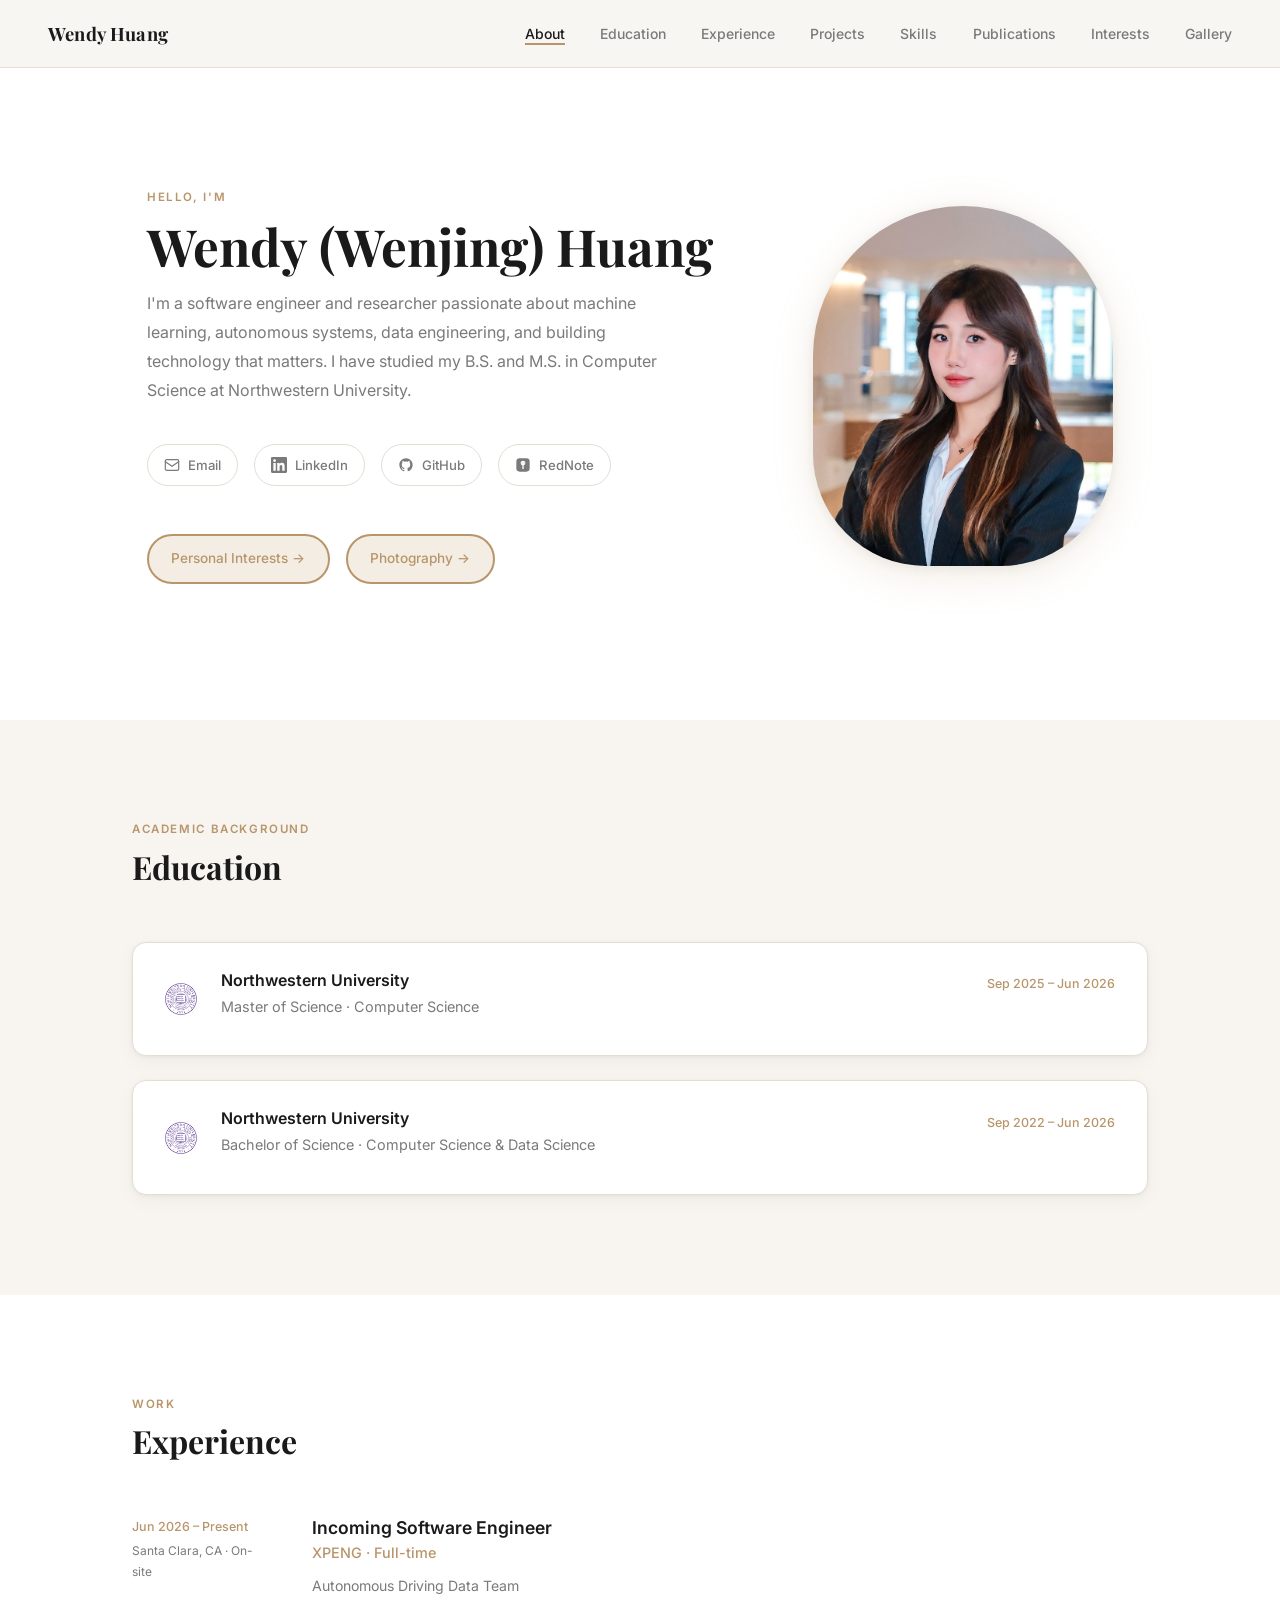
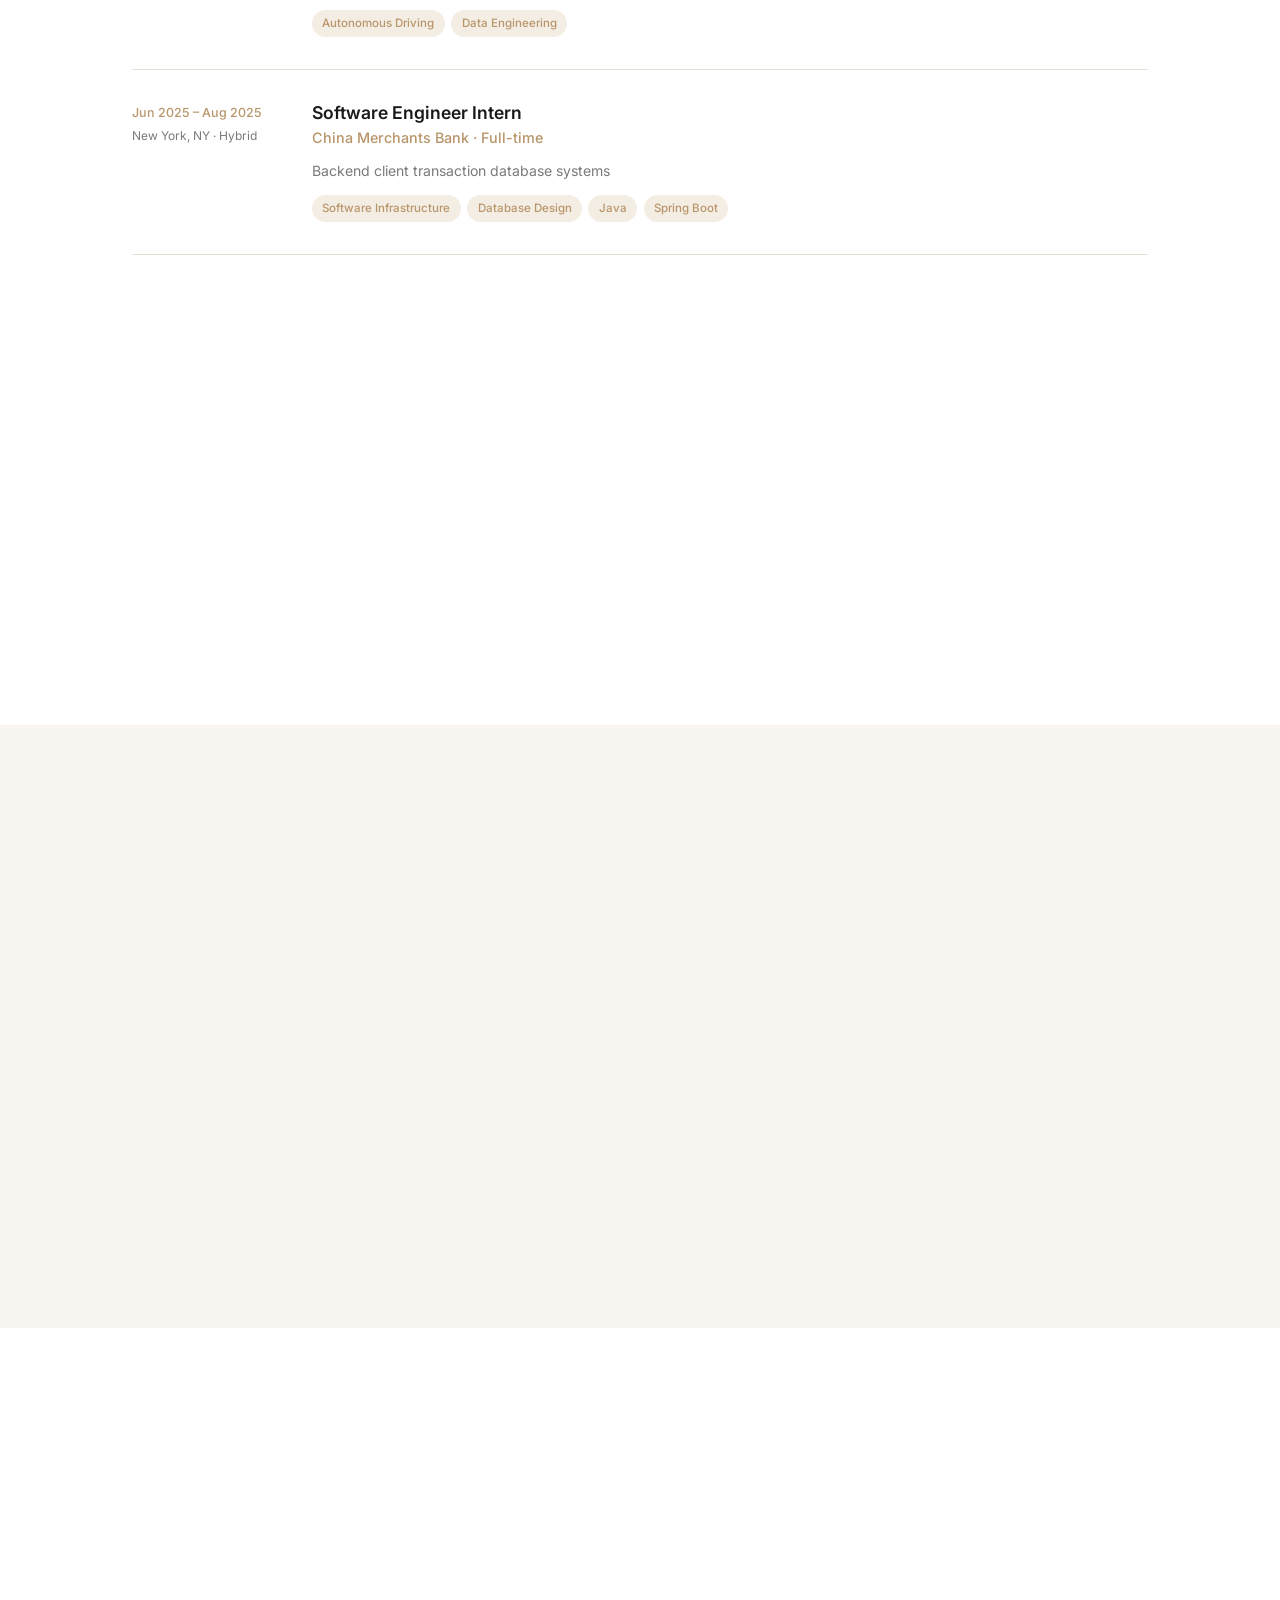
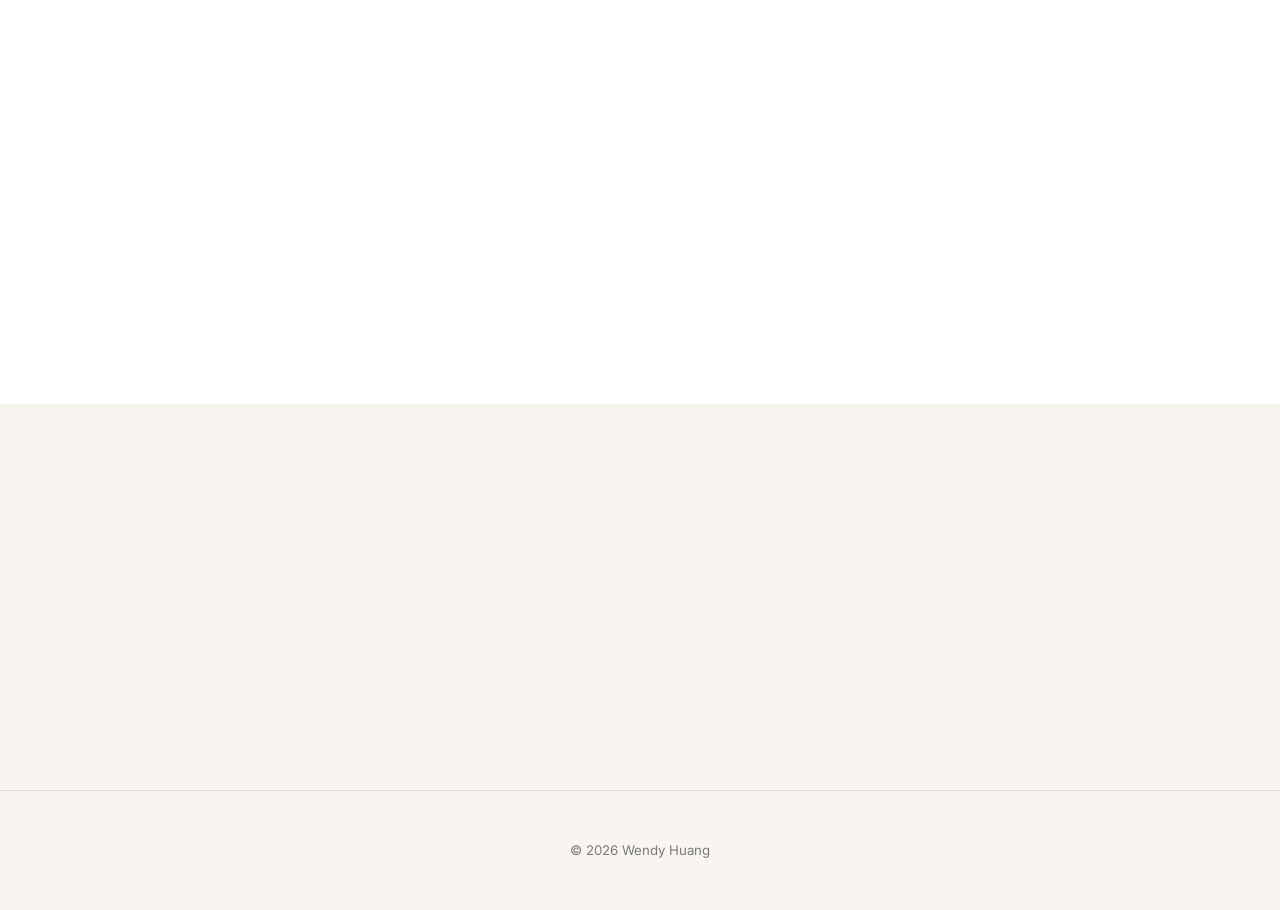
<file: index.html>
<!DOCTYPE html>
<html lang="en">
<head>
  <meta charset="UTF-8" />
  <meta name="viewport" content="width=device-width, initial-scale=1.0" />
  <title>Wendy Huang</title>
  <meta name="description" content="Wendy (Wenjing) Huang — Software Engineer &amp; Computer Science researcher at Northwestern University." />
  <link rel="preconnect" href="https://fonts.googleapis.com" />
  <link rel="preconnect" href="https://fonts.gstatic.com" crossorigin />
  <link href="https://fonts.googleapis.com/css2?family=Inter:wght@400;500;600&family=Playfair+Display:wght@700&display=swap" rel="stylesheet" />
  <link rel="stylesheet" href="css/style.css" />
</head>
<body>

<!-- ===== NAV ===== -->
<nav>
  <div class="nav-inner">
    <a href="#about" class="nav-logo">Wendy Huang</a>
    <ul class="nav-links">
      <li><a href="#about">About</a></li>
      <li><a href="#education">Education</a></li>
      <li><a href="#experience">Experience</a></li>
      <li><a href="#projects">Projects</a></li>
      <li><a href="#skills">Skills</a></li>
      <li><a href="#publications">Publications</a></li>
      <li><a href="interests.html">Interests</a></li>
      <li><a href="gallery.html">Gallery</a></li>
    </ul>
    <button class="hamburger" aria-label="Menu">
      <span></span><span></span><span></span>
    </button>
  </div>
</nav>

<!-- ===== ABOUT / HERO ===== -->
<section id="about">
  <div class="container">
    <div class="hero-grid">
      <div class="hero-left">
        <p class="section-label">Hello, I'm</p>
        <h1>Wendy (Wenjing) Huang</h1>
        <p class="hero-bio">
          I'm a software engineer and researcher passionate about machine learning,
          autonomous systems, data engineering, and building technology that matters.
          I have studied my B.S. and M.S. in Computer Science at Northwestern University.
        </p>

        <div class="contacts">
          <!-- Email -->
          <a href="mailto:wenjinghuang0912@gmail.com" class="contact-link">
            <svg viewBox="0 0 24 24" fill="none" stroke="currentColor" stroke-width="1.8" stroke-linecap="round" stroke-linejoin="round" aria-hidden="true">
              <rect x="2" y="4" width="20" height="16" rx="2"/>
              <path d="M2 7l10 7 10-7"/>
            </svg>
            Email
          </a>

          <!-- LinkedIn -->
          <a href="https://www.linkedin.com/in/wendyhuang26/" target="_blank" rel="noopener" class="contact-link">
            <svg viewBox="0 0 24 24" fill="currentColor" aria-hidden="true">
              <path d="M20.447 20.452h-3.554v-5.569c0-1.328-.027-3.037-1.852-3.037-1.853 0-2.136 1.445-2.136 2.939v5.667H9.351V9h3.414v1.561h.046c.477-.9 1.637-1.85 3.37-1.85 3.601 0 4.267 2.37 4.267 5.455v6.286zM5.337 7.433a2.062 2.062 0 01-2.063-2.065 2.064 2.064 0 112.063 2.065zm1.782 13.019H3.555V9h3.564v11.452zM22.225 0H1.771C.792 0 0 .774 0 1.729v20.542C0 23.227.792 24 1.771 24h20.451C23.2 24 24 23.227 24 22.271V1.729C24 .774 23.2 0 22.222 0h.003z"/>
            </svg>
            LinkedIn
          </a>

          <!-- GitHub -->
          <a href="https://github.com/wendyh26" target="_blank" rel="noopener" class="contact-link">
            <svg viewBox="0 0 24 24" fill="currentColor" aria-hidden="true">
              <path d="M12 2C6.477 2 2 6.477 2 12c0 4.418 2.865 8.166 6.839 9.489.5.092.682-.217.682-.482 0-.237-.009-.868-.014-1.703-2.782.604-3.369-1.341-3.369-1.341-.454-1.155-1.11-1.463-1.11-1.463-.908-.62.069-.608.069-.608 1.003.07 1.532 1.03 1.532 1.03.892 1.529 2.341 1.087 2.91.832.092-.647.35-1.088.636-1.338-2.22-.253-4.555-1.11-4.555-4.943 0-1.091.39-1.984 1.029-2.683-.103-.253-.446-1.27.098-2.647 0 0 .84-.269 2.75 1.025A9.564 9.564 0 0112 6.844c.85.004 1.705.115 2.504.337 1.909-1.294 2.747-1.025 2.747-1.025.546 1.377.203 2.394.1 2.647.64.699 1.028 1.592 1.028 2.683 0 3.842-2.339 4.687-4.566 4.935.359.309.678.919.678 1.852 0 1.336-.012 2.415-.012 2.743 0 .267.18.578.688.48C19.138 20.163 22 16.418 22 12c0-5.523-4.477-10-10-10z"/>
            </svg>
            GitHub
          </a>

          <!-- Xiaohongshu / RED -->
          <a href="https://www.xiaohongshu.com/user/profile/5a9499024eacab157c4f29c9" target="_blank" rel="noopener" class="contact-link">
            <svg viewBox="0 0 24 24" fill="currentColor" aria-hidden="true" xmlns="http://www.w3.org/2000/svg">
              <rect x="2" y="2" width="20" height="20" rx="5"/>
              <path d="M12 5.5C10.2 5.5 8.5 6.8 8.5 9c0 1.8 1.1 3 2.5 3.5V18h2v-5.5c1.4-.5 2.5-1.7 2.5-3.5 0-2.2-1.7-3.5-3.5-3.5z" fill="white"/>
              <circle cx="10.5" cy="9" r="1" fill="currentColor" opacity="0.3"/>
              <circle cx="13.5" cy="9" r="1" fill="currentColor" opacity="0.3"/>
            </svg>
            RedNote
          </a>
        </div>

        <div class="page-nav">
          <a href="interests.html" class="page-btn secondary">Personal Interests →</a>
          <a href="gallery.html" class="page-btn secondary">Photography →</a>
        </div>
      </div>

      <div class="hero-right">
        <div class="photo-wrap">
          <img src="images/profile.jpg" alt="Wendy Huang" />
        </div>
      </div>
    </div>
  </div>
</section>

<!-- ===== EDUCATION ===== -->
<section id="education">
  <div class="container">
    <div class="section-header fade-up">
      <p class="section-label">Academic Background</p>
      <h2>Education</h2>
    </div>
    <div class="edu-grid">
      <div class="edu-card fade-up">
        <div>
          <h3>Northwestern University</h3>
          <p class="edu-degree">Master of Science · Computer Science</p>
        </div>
        <span class="edu-date">Sep 2025 – Jun 2026</span>
      </div>
      <div class="edu-card fade-up">
        <div>
          <h3>Northwestern University</h3>
          <p class="edu-degree">Bachelor of Science · Computer Science &amp; Data Science</p>
        </div>
        <span class="edu-date">Sep 2022 – Jun 2026</span>
      </div>
    </div>
  </div>
</section>

<!-- ===== EXPERIENCE ===== -->
<section id="experience">
  <div class="container">
    <div class="section-header fade-up">
      <p class="section-label">Work</p>
      <h2>Experience</h2>
    </div>
    <div class="exp-list">

      <div class="exp-item fade-up">
        <div class="exp-meta">
          <div class="exp-date">Jun 2026 – Present</div>
          <div class="exp-location">Santa Clara, CA · On-site</div>
        </div>
        <div class="exp-content">
          <h3>Incoming Software Engineer</h3>
          <div class="exp-company">XPENG · Full-time</div>
          <p class="exp-desc">Autonomous Driving Data Team</p>
          <div class="exp-tags">
            <span class="tag">Autonomous Driving</span>
            <span class="tag">Data Engineering</span>
          </div>
        </div>
      </div>

      <div class="exp-item fade-up">
        <div class="exp-meta">
          <div class="exp-date">Jun 2025 – Aug 2025</div>
          <div class="exp-location">New York, NY · Hybrid</div>
        </div>
        <div class="exp-content">
          <h3>Software Engineer Intern</h3>
          <div class="exp-company">China Merchants Bank · Full-time</div>
          <p class="exp-desc">Backend client transaction database systems</p>
          <div class="exp-tags">
            <span class="tag">Software Infrastructure</span>
            <span class="tag">Database Design</span>
            <span class="tag">Java</span>
            <span class="tag">Spring Boot</span>
          </div>
        </div>
      </div>

      <div class="exp-item fade-up">
        <div class="exp-meta">
          <div class="exp-date">Jan 2025 – Dec 2025</div>
          <div class="exp-location">Evanston, IL · Hybrid</div>
        </div>
        <div class="exp-content">
          <h3>Machine Learning Engineer</h3>
          <div class="exp-company">Northwestern Institute on Complex Systems (NICO) · Part-time</div>
          <p class="exp-desc">Mentored by Prof. Brian Uzzi and Dr. Sophie Huilian Qiu</p>
          <div class="exp-tags">
            <span class="tag">Reinforcement Learning</span>
            <span class="tag">Network Analysis</span>
          </div>
        </div>
      </div>

      <div class="exp-item fade-up">
        <div class="exp-meta">
          <div class="exp-date">Jul 2024 – Sep 2024</div>
          <div class="exp-location">Beijing, China · On-site</div>
        </div>
        <div class="exp-content">
          <h3>Software Engineer Intern</h3>
          <div class="exp-company">Zhi-tech Group · Full-time</div>
          <p class="exp-desc">AIGC &amp; AGI team</p>
          <div class="exp-tags">
            <span class="tag">Python</span>
            <span class="tag">MongoDB</span>
            <span class="tag">Vue.js</span>
          </div>
        </div>
      </div>

    </div>
  </div>
</section>

<!-- ===== PROJECTS ===== -->
<section id="projects">
  <div class="container">
    <div class="section-header fade-up">
      <p class="section-label">Work</p>
      <h2>Projects</h2>
    </div>
    <div class="projects-grid">

      <div class="project-card fade-up">
        <div class="project-number">01</div>
        <h3>Project Title</h3>
        <p>Short description of the project — what problem it solves, what technologies it uses, and what you built.</p>
        <div class="project-links">
          <a href="#" class="btn-outline">GitHub →</a>
          <a href="#" class="btn-outline">Demo →</a>
        </div>
      </div>

      <div class="project-card fade-up">
        <div class="project-number">02</div>
        <h3>Project Title</h3>
        <p>Short description of the project — what problem it solves, what technologies it uses, and what you built.</p>
        <div class="project-links">
          <a href="#" class="btn-outline">GitHub →</a>
        </div>
      </div>

      <div class="project-card fade-up">
        <div class="project-number">03</div>
        <h3>Project Title</h3>
        <p>Short description of the project — what problem it solves, what technologies it uses, and what you built.</p>
        <div class="project-links">
          <a href="#" class="btn-outline">GitHub →</a>
        </div>
      </div>

    </div>
  </div>
</section>

<!-- ===== SKILLS ===== -->
<section id="skills">
  <div class="container">
    <div class="section-header fade-up">
      <p class="section-label">Technical</p>
      <h2>Skills</h2>
    </div>
    <div class="skills-grid">

      <div class="skill-row fade-up">
        <div class="skill-category">Languages</div>
        <div class="skill-pills">
          <span class="skill-pill">Java</span>
          <span class="skill-pill">Python</span>
          <span class="skill-pill">C/C++</span>
          <span class="skill-pill">JavaScript</span>
          <span class="skill-pill">TypeScript</span>
          <span class="skill-pill">Go</span>
          <span class="skill-pill">SQL</span>
          <span class="skill-pill">Bash</span>
          <span class="skill-pill">R</span>
          <span class="skill-pill">MATLAB</span>
          <span class="skill-pill">HTML/CSS</span>
        </div>
      </div>

      <div class="skill-row fade-up">
        <div class="skill-category">Frameworks</div>
        <div class="skill-pills">
          <span class="skill-pill">Spring Boot</span>
          <span class="skill-pill">Django</span>
          <span class="skill-pill">Flask</span>
          <span class="skill-pill">Node.js</span>
          <span class="skill-pill">Express</span>
          <span class="skill-pill">React</span>
          <span class="skill-pill">React Native</span>
          <span class="skill-pill">Vue</span>
          <span class="skill-pill">PyTorch</span>
          <span class="skill-pill">RESTful APIs</span>
        </div>
      </div>

      <div class="skill-row fade-up">
        <div class="skill-category">Databases &amp; Messaging</div>
        <div class="skill-pills">
          <span class="skill-pill">PostgreSQL</span>
          <span class="skill-pill">MySQL</span>
          <span class="skill-pill">MongoDB</span>
          <span class="skill-pill">Redis</span>
          <span class="skill-pill">Elasticsearch</span>
          <span class="skill-pill">Kafka</span>
          <span class="skill-pill">RabbitMQ</span>
          <span class="skill-pill">GraphQL</span>
        </div>
      </div>

      <div class="skill-row fade-up">
        <div class="skill-category">Infrastructure</div>
        <div class="skill-pills">
          <span class="skill-pill">AWS</span>
          <span class="skill-pill">Docker</span>
          <span class="skill-pill">Kubernetes</span>
          <span class="skill-pill">Nginx</span>
          <span class="skill-pill">CI/CD</span>
          <span class="skill-pill">OAuth2</span>
          <span class="skill-pill">Git</span>
          <span class="skill-pill">Linux</span>
        </div>
      </div>

    </div>
  </div>
</section>

<!-- ===== PUBLICATIONS ===== -->
<section id="publications">
  <div class="container">
    <div class="section-header fade-up">
      <p class="section-label">Research</p>
      <h2>Publications</h2>
    </div>
    <div class="pub-list">

      <div class="pub-item fade-up">
        <div class="pub-year">2025</div>
        <div>
          <div class="pub-title">What Makes Writing Work? Linguistic Features of Accepted vs. Rejected ICLR Submissions</div>
          <div class="pub-authors">Zhenghao Vermous Kang, Huilian Sophie Qiu, <strong>Wenjing Huang</strong></div>
          <div class="pub-venue">ICSC 2025 Oral</div>
    </div>
  </div>
</section>

<!-- ===== FOOTER ===== -->
<footer>
  <div class="container">
    <p>© 2026 Wendy Huang</p>
  </div>
</footer>

<script src="js/main.js"></script>
</body>
</html>
</file>
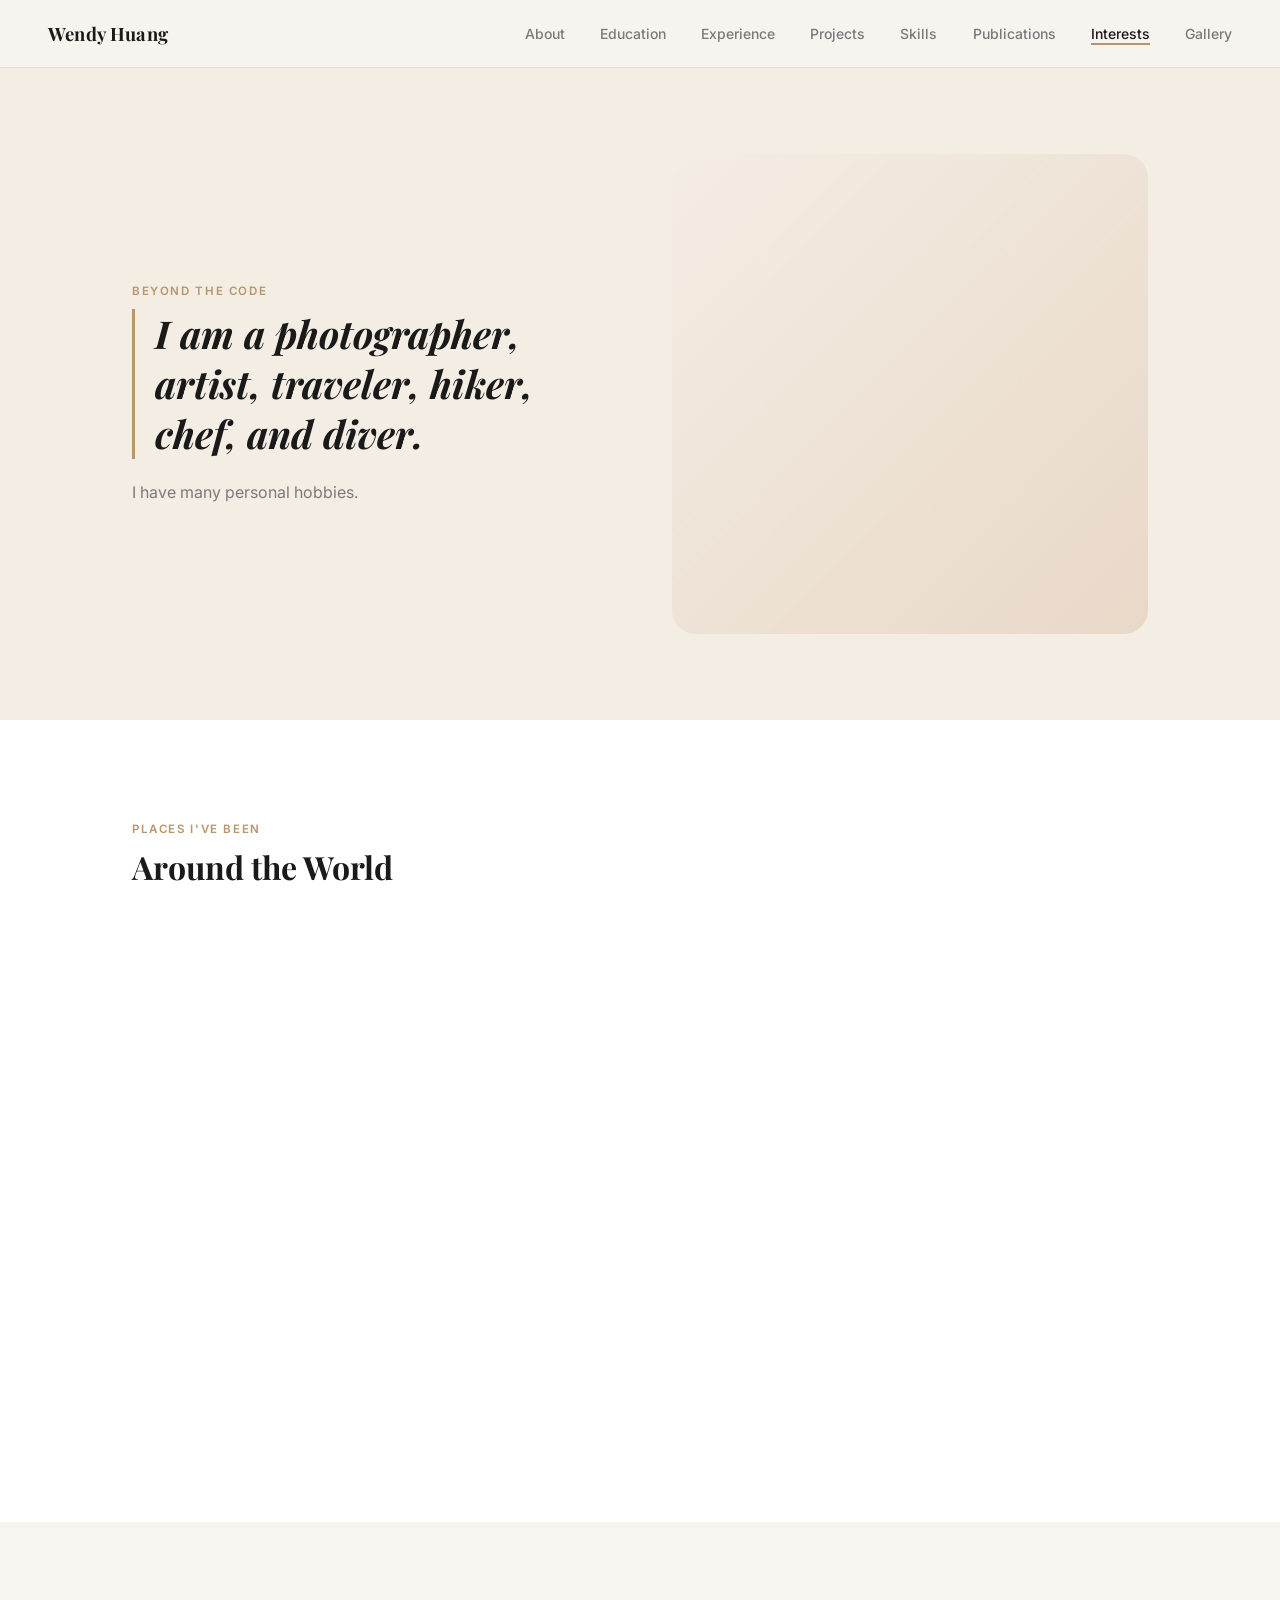
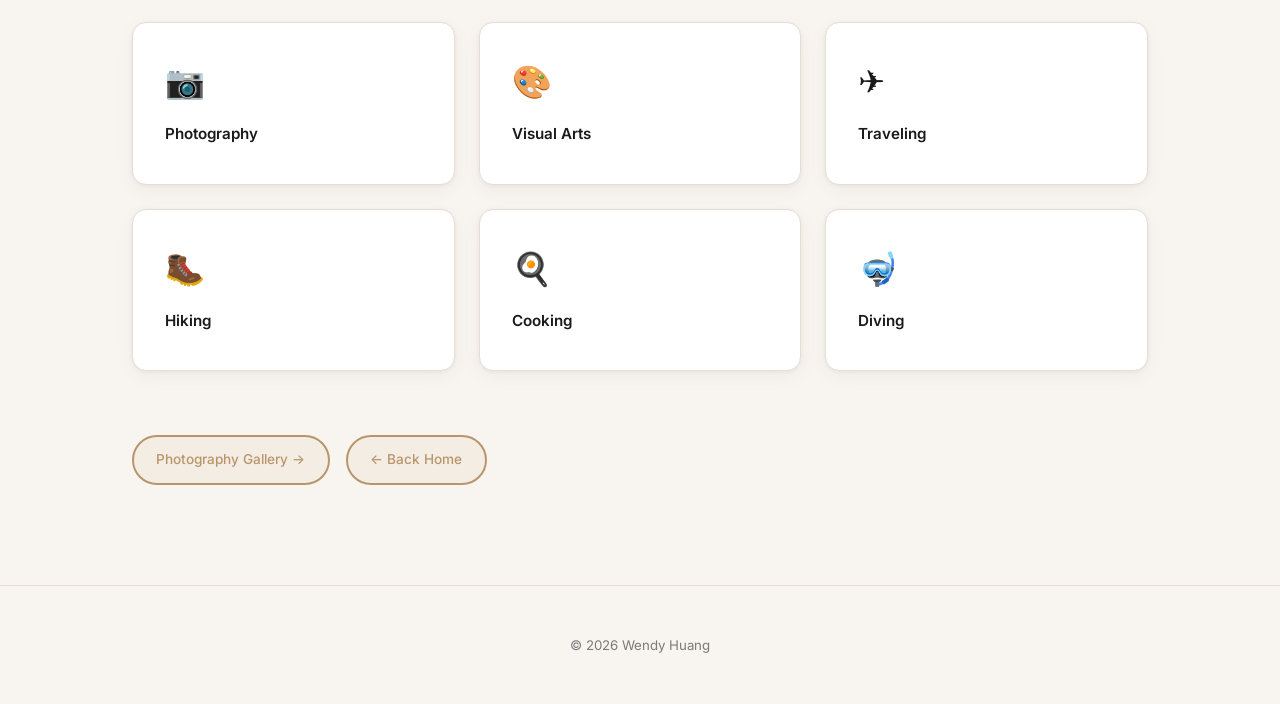
<file: interests.html>
<!DOCTYPE html>
<html lang="en">
<head>
  <meta charset="UTF-8" />
  <meta name="viewport" content="width=device-width, initial-scale=1.0" />
  <title>Interests — Wendy Huang</title>
  <link rel="preconnect" href="https://fonts.googleapis.com" />
  <link rel="preconnect" href="https://fonts.gstatic.com" crossorigin />
  <link href="https://fonts.googleapis.com/css2?family=Inter:wght@400;500;600&family=Playfair+Display:wght@700&display=swap" rel="stylesheet" />
  <link rel="stylesheet" href="css/style.css" />
  <style>
    #interests-hero {
      min-height: 80vh;
      display: flex;
      align-items: center;
      padding-top: calc(var(--nav-h) + 4rem);
      padding-bottom: 4rem;
      background: var(--accent-light);
    }
    .interests-hero-grid {
      display: grid;
      grid-template-columns: 1fr 1fr;
      gap: 4rem;
      align-items: center;
      width: 100%;
    }
    .interests-hero-left .section-label { margin-bottom: 0.5rem; }
    .interests-hero-left p { margin-top: 0; }
    .interests-tagline {
      font-family: 'Playfair Display', Georgia, serif;
      font-style: italic;
      font-size: clamp(1.6rem, 3.5vw, 2.4rem);
      font-weight: 700;
      line-height: 1.3;
      color: var(--text);
      margin-bottom: 1.25rem;
      padding-left: 1.25rem;
      border-left: 3px solid var(--accent);
    }
    .spline-wrap {
      width: 100%;
      height: 480px;
      border-radius: 24px;
      overflow: hidden;
      background: linear-gradient(135deg, var(--accent-light) 0%, #E8D8C8 100%);
      display: flex;
      align-items: center;
      justify-content: center;
      position: relative;
    }
    .spline-wrap spline-viewer {
      width: 100%;
      height: 100%;
    }
    .spline-placeholder-msg {
      text-align: center;
      color: var(--accent);
      font-size: 0.85rem;
      line-height: 1.7;
      padding: 2rem;
    }
    .spline-placeholder-msg strong { display: block; font-size: 1rem; margin-bottom: 0.5rem; }
    @media (max-width: 768px) {
      .interests-hero-grid { grid-template-columns: 1fr; }
      .spline-wrap { height: 340px; }
    }

    /* Map */
    #travel-map { background: var(--bg-card); }
    #chartdiv {
      width: 100%;
      height: 480px;
      border-radius: 16px;
      overflow: hidden;
      margin-top: 1.5rem;
    }
    .map-legend {
      display: flex;
      align-items: center;
      gap: 0.6rem;
      font-size: 0.83rem;
      color: var(--text-muted);
      margin-top: 0.25rem;
    }
    .legend-dot {
      width: 12px; height: 12px;
      border-radius: 50%;
      background: var(--accent);
      flex-shrink: 0;
    }
    @media (max-width: 768px) { #chartdiv { height: 300px; } }
  </style>
</head>
<body>

<!-- ===== NAV ===== -->
<nav>
  <div class="nav-inner">
    <a href="index.html" class="nav-logo">Wendy Huang</a>
    <ul class="nav-links">
      <li><a href="index.html#about">About</a></li>
      <li><a href="index.html#education">Education</a></li>
      <li><a href="index.html#experience">Experience</a></li>
      <li><a href="index.html#projects">Projects</a></li>
      <li><a href="index.html#skills">Skills</a></li>
      <li><a href="index.html#publications">Publications</a></li>
      <li><a href="interests.html" class="active">Interests</a></li>
      <li><a href="gallery.html">Gallery</a></li>
    </ul>
    <button class="hamburger" aria-label="Menu">
      <span></span><span></span><span></span>
    </button>
  </div>
</nav>

<!-- ===== HERO ===== -->
<section id="interests-hero">
  <div class="container">
    <div class="interests-hero-grid">

      <div class="interests-hero-left">
        <p class="section-label">Beyond the Code</p>
        <p class="interests-tagline">I am a photographer, artist, traveler, hiker, chef, and diver.</p>
        <p>I have many personal hobbies.</p>
      </div>

      <div class="interests-hero-right">
        <div class="spline-wrap">
          <iframe src="https://my.spline.design/alinaavatarpersoncharacter-FYtA8xYUNYUpXHyqPdVs2YuN/" frameborder="0" width="100%" height="100%" title="3D character"></iframe>
        </div>
      </div>

    </div>
  </div>
</section>

<!-- ===== WORLD MAP ===== -->
<section id="travel-map">
  <div class="container">
    <div class="section-header fade-up">
      <p class="section-label">Places I've Been</p>
      <h2>Around the World</h2>
      </div>
    <div id="chartdiv" class="fade-up"></div>
  </div>
</section>

<!-- ===== INTERESTS GRID ===== -->
<section id="interests" style="background: var(--bg);">
  <div class="container">
    <div class="interests-grid">

      <div class="interest-card fade-up">
        <div class="interest-icon">📷</div>
        <h3>Photography</h3>
      </div>

      <div class="interest-card fade-up">
        <div class="interest-icon">🎨</div>
        <h3>Visual Arts</h3>
      </div>

      <div class="interest-card fade-up">
        <div class="interest-icon">✈️</div>
        <h3>Traveling</h3>
      </div>

      <div class="interest-card fade-up">
        <div class="interest-icon">🥾</div>
        <h3>Hiking</h3>
      </div>

      <div class="interest-card fade-up">
        <div class="interest-icon">🍳</div>
        <h3>Cooking</h3>
      </div>

      <div class="interest-card fade-up">
        <div class="interest-icon">🤿</div>
        <h3>Diving</h3>
      </div>

    </div>

    <div class="page-nav" style="margin-top: 4rem;">
      <a href="gallery.html" class="page-btn secondary">Photography Gallery →</a>
      <a href="index.html" class="page-btn secondary">← Back Home</a>
    </div>
  </div>
</section>

<!-- ===== FOOTER ===== -->
<footer>
  <div class="container">
    <p>© 2026 Wendy Huang</p>
  </div>
</footer>

<script src="js/main.js"></script>

<!-- amCharts 5 world map -->
<script src="https://cdn.amcharts.com/lib/5/index.js"></script>
<script src="https://cdn.amcharts.com/lib/5/map.js"></script>
<script src="https://cdn.amcharts.com/lib/5/geodata/worldLow.js"></script>
<script src="https://cdn.amcharts.com/lib/5/themes/Animated.js"></script>
<script>
  var root = am5.Root.new("chartdiv");
  root.setThemes([am5themes_Animated.new(root)]);

  var chart = root.container.children.push(
    am5map.MapChart.new(root, {
      projection: am5map.geoNaturalEarth1(),
      panX: "translateX",
      panY: "translateY",
      wheelY: "none"
    })
  );

  // Hide zoom / home control
  chart.set("zoomControl", am5map.ZoomControl.new(root, { visible: false }));

  // Background (ocean)
  chart.chartContainer.get("background").setAll({
    fill: am5.color(0xF4EDE4),
    fillOpacity: 1
  });

  var polygonSeries = chart.series.push(
    am5map.MapPolygonSeries.new(root, {
      geoJSON: am5geodata_worldLow,
      exclude: ["AQ"]
    })
  );

  polygonSeries.mapPolygons.template.setAll({
    tooltipText: "{name}",
    interactive: true,
    fill: am5.color(0xE6DDD3),
    stroke: am5.color(0xF8F5F1),
    strokeWidth: 0.8
  });

  polygonSeries.mapPolygons.template.states.create("hover", {
    fill: am5.color(0xD4B896)
  });

  var visited = ["US", "CA", "MX", "ES", "CN", "PH", "HK", "TW", "JP", "KR", "PR"];

  polygonSeries.events.on("datavalidated", function () {
    polygonSeries.mapPolygons.each(function (polygon) {
      if (visited.indexOf(polygon.dataItem.get("id")) !== -1) {
        polygon.setAll({ fill: am5.color(0xB8956A) });
      }
    });
  });

</script>
</body>
</html>
</file>
<file: css/style.css>
/* ===== RESET & BASE ===== */
*, *::before, *::after { box-sizing: border-box; margin: 0; padding: 0; }

:root {
  --bg:           #F8F5F1;
  --bg-card:      #FFFFFF;
  --text:         #1A1A1A;
  --text-muted:   #7A7A7A;
  --accent:       #B8956A;
  --accent-light: #F4EDE4;
  --border:       #E6DDD3;
  --radius:       14px;
  --shadow:       0 1px 4px rgba(0,0,0,0.05), 0 6px 20px rgba(0,0,0,0.04);
  --nav-h:        68px;
  --max-w:        1080px;
  --serif:        'Playfair Display', Georgia, serif;
  --sans:         'Inter', system-ui, sans-serif;
  --transition:   0.3s cubic-bezier(0.4, 0, 0.2, 1);
}

html { scroll-behavior: smooth; font-size: 16px; }

body {
  font-family: var(--sans);
  background: var(--bg);
  color: var(--text);
  line-height: 1.7;
  -webkit-font-smoothing: antialiased;
}

/* ===== TYPOGRAPHY ===== */
h1, h2, h3 { font-family: var(--serif); font-weight: 700; line-height: 1.2; }
h1 { font-size: clamp(2rem, 5vw, 3.2rem); }
h2 { font-size: clamp(1.5rem, 3vw, 2rem); }
h3 { font-size: 1.1rem; font-weight: 600; font-family: var(--sans); }

a { color: inherit; text-decoration: none; }
p { color: var(--text-muted); }

.section-label {
  font-size: 0.72rem;
  font-weight: 600;
  letter-spacing: 0.14em;
  text-transform: uppercase;
  color: var(--accent);
  margin-bottom: 0.5rem;
}

/* ===== LAYOUT ===== */
.container { max-width: var(--max-w); margin: 0 auto; padding: 0 2rem; }

section { padding: 100px 0; }
section:nth-child(even) { background: var(--bg-card); }

/* ===== NAVIGATION ===== */
nav {
  position: fixed; top: 0; left: 0; right: 0; z-index: 100;
  height: var(--nav-h);
  background: rgba(248, 245, 241, 0.88);
  -webkit-backdrop-filter: blur(14px);
  backdrop-filter: blur(14px);
  border-bottom: 1px solid var(--border);
  display: flex; align-items: center;
  transition: box-shadow var(--transition);
}
nav.scrolled { box-shadow: 0 2px 20px rgba(0,0,0,0.06); }

.nav-inner {
  padding: 0 3rem;
  width: 100%;
  display: flex;
  align-items: center;
  justify-content: space-between;
}

.nav-logo {
  font-family: var(--serif);
  font-size: 1.15rem;
  font-weight: 700;
  letter-spacing: 0.01em;
}

.nav-links {
  display: flex;
  gap: 2.2rem;
  list-style: none;
}

.nav-links a {
  font-size: 0.875rem;
  font-weight: 500;
  color: var(--text-muted);
  transition: color var(--transition);
  position: relative;
}
.nav-links a::after {
  content: '';
  position: absolute;
  bottom: -3px; left: 0; right: 100%;
  height: 1.5px;
  background: var(--accent);
  transition: right var(--transition);
}
.nav-links a:hover, .nav-links a.active { color: var(--text); }
.nav-links a:hover::after, .nav-links a.active::after { right: 0; }

.hamburger {
  display: none;
  flex-direction: column;
  gap: 5px;
  cursor: pointer;
  padding: 4px;
}
.hamburger span {
  width: 22px; height: 2px;
  background: var(--text);
  border-radius: 2px;
  transition: var(--transition);
}

/* ===== HERO / ABOUT ===== */
#about {
  min-height: 80vh;
  display: flex;
  align-items: center;
  padding-top: calc(var(--nav-h) + 5rem);
  padding-bottom: 6rem;
}

.hero-grid {
  display: grid;
  grid-template-columns: 1fr 340px;
  gap: 5rem;
  align-items: center;
  width: 100%;
}

.hero-left h1 { margin-bottom: 0.75rem; }

.hero-subtitle {
  font-size: 1.05rem;
  color: var(--text-muted);
  margin-bottom: 1.5rem;
  font-weight: 400;
}

.hero-bio {
  font-size: 1rem;
  color: var(--text-muted);
  margin-bottom: 2.5rem;
  max-width: 520px;
  line-height: 1.8;
}

/* Contact Icons */
.contacts {
  display: flex;
  gap: 1rem;
  flex-wrap: wrap;
}

.contact-link {
  display: flex;
  align-items: center;
  gap: 0.5rem;
  padding: 0.55rem 1rem;
  border: 1.5px solid var(--border);
  border-radius: 50px;
  font-size: 0.82rem;
  font-weight: 500;
  color: var(--text-muted);
  background: var(--bg-card);
  transition: all var(--transition);
  white-space: nowrap;
}
.contact-link svg { width: 16px; height: 16px; flex-shrink: 0; }
.contact-link:hover {
  border-color: var(--accent);
  color: var(--accent);
  transform: translateY(-1px);
  box-shadow: 0 4px 14px rgba(184, 149, 106, 0.18);
}

/* Profile Photo */
.hero-right { display: flex; justify-content: center; }

.photo-wrap {
  width: 300px; height: 360px;
  border-radius: 160px 160px 120px 120px;
  overflow: hidden;
  background: linear-gradient(145deg, var(--accent-light) 0%, #E8D8C8 100%);
  box-shadow: 0 8px 40px rgba(184, 149, 106, 0.2), 0 2px 12px rgba(0,0,0,0.06);
  position: relative;
  flex-shrink: 0;
}
.photo-wrap img {
  width: 100%; height: 100%;
  object-fit: cover;
  object-position: top center;
}
.photo-placeholder-text {
  position: absolute; inset: 0;
  display: flex; align-items: center; justify-content: center;
  font-family: var(--serif);
  color: var(--accent);
  font-size: 0.9rem;
  text-align: center;
  padding: 1rem;
}

/* ===== SECTION HEADERS ===== */
.section-header { margin-bottom: 3.5rem; }
.section-header h2 { margin-top: 0.4rem; }

/* ===== EDUCATION ===== */
.edu-grid { display: grid; gap: 1.5rem; }

.edu-card {
  display: grid;
  grid-template-columns: 1fr auto;
  gap: 1rem;
  padding: 1.75rem 2rem 1.75rem 5.5rem;
  background-color: var(--bg-card);
  background-image: url('../images/Northwestern.png');
  background-repeat: no-repeat;
  background-size: 32px auto;
  background-position: 2rem center;
  border: 1px solid var(--border);
  border-radius: var(--radius);
  box-shadow: var(--shadow);
  transition: transform var(--transition), box-shadow var(--transition);
}
section:nth-child(even) .edu-card { background-color: var(--bg); }
.edu-card:hover { transform: translateY(-2px); box-shadow: 0 4px 24px rgba(0,0,0,0.07); }

.edu-main { display: flex; align-items: center; gap: 1rem; }
.edu-logo-img { width: 36px; height: 36px; object-fit: contain; flex-shrink: 0; }
.edu-card h3 { font-size: 1rem; font-weight: 600; margin-bottom: 0.3rem; }
.edu-degree { font-size: 0.9rem; color: var(--text-muted); margin-bottom: 0.5rem; }
.edu-activities { font-size: 0.8rem; color: var(--text-muted); line-height: 1.6; }
.edu-date {
  font-size: 0.78rem;
  color: var(--accent);
  font-weight: 500;
  white-space: nowrap;
  padding-top: 0.15rem;
}

/* ===== EXPERIENCE ===== */
.exp-list { display: flex; flex-direction: column; gap: 0; }

.exp-item {
  display: grid;
  grid-template-columns: 140px 1fr;
  gap: 0 2.5rem;
  padding: 2rem 0;
  border-bottom: 1px solid var(--border);
}
.exp-item:first-child { padding-top: 0; }
.exp-item:last-child { border-bottom: none; }

.exp-meta {
  padding-top: 0.1rem;
}
.exp-date {
  font-size: 0.78rem;
  color: var(--accent);
  font-weight: 500;
  line-height: 1.5;
}
.exp-location {
  font-size: 0.75rem;
  color: var(--text-muted);
  margin-top: 0.25rem;
}

.exp-content h3 { margin-bottom: 0.2rem; }
.exp-company {
  font-size: 0.9rem;
  color: var(--accent);
  font-weight: 500;
  margin-bottom: 0.5rem;
}
.exp-desc {
  font-size: 0.88rem;
  color: var(--text-muted);
  line-height: 1.7;
}

.exp-tags { display: flex; flex-wrap: wrap; gap: 0.4rem; margin-top: 0.75rem; }
.tag {
  font-size: 0.72rem;
  font-weight: 500;
  padding: 0.25rem 0.65rem;
  background: var(--accent-light);
  color: var(--accent);
  border-radius: 50px;
}

/* ===== PROJECTS ===== */
.projects-grid {
  display: grid;
  grid-template-columns: repeat(auto-fill, minmax(300px, 1fr));
  gap: 1.5rem;
}

.project-card {
  padding: 2rem;
  background: var(--bg-card);
  border: 1px solid var(--border);
  border-radius: var(--radius);
  box-shadow: var(--shadow);
  transition: transform var(--transition), box-shadow var(--transition);
  display: flex; flex-direction: column;
}
.project-card:hover { transform: translateY(-3px); box-shadow: 0 8px 32px rgba(0,0,0,0.09); }

.project-number {
  font-size: 0.72rem;
  font-weight: 600;
  letter-spacing: 0.1em;
  color: var(--accent);
  margin-bottom: 1rem;
}
.project-card h3 { font-size: 1rem; margin-bottom: 0.6rem; }
.project-card p { font-size: 0.875rem; flex-grow: 1; }
.project-links {
  display: flex; gap: 0.75rem;
  margin-top: 1.25rem;
}
.btn-outline {
  font-size: 0.78rem;
  font-weight: 500;
  padding: 0.4rem 0.9rem;
  border: 1.5px solid var(--border);
  border-radius: 50px;
  color: var(--text-muted);
  transition: all var(--transition);
}
.btn-outline:hover {
  border-color: var(--accent);
  color: var(--accent);
}

.photo-hint { font-size: 0.75rem; margin-top: 0.5rem; display: block; opacity: 0.7; }
.footer-email { color: var(--accent); }

/* ===== FOOTER ===== */
#publications { padding-bottom: 48px; }

footer {
  padding: 3rem 0;
  border-top: 1px solid var(--border);
  text-align: center;
}
footer p { font-size: 0.83rem; }

/* ===== PAGE LINKS (for interests / gallery nav) ===== */
.page-nav {
  display: flex;
  gap: 1rem;
  margin-top: 3rem;
  flex-wrap: wrap;
}
.page-btn {
  display: flex;
  align-items: center;
  gap: 0.5rem;
  padding: 0.7rem 1.4rem;
  background: var(--text);
  color: white;
  border-radius: 50px;
  font-size: 0.85rem;
  font-weight: 500;
  transition: opacity var(--transition), transform var(--transition);
}
.page-btn:hover { opacity: 0.85; transform: translateY(-1px); }
.page-btn.warm { background: var(--accent); color: white; }
.page-btn.secondary {
  background: var(--accent-light);
  color: var(--accent);
  border: 2px solid var(--accent);
}
.page-btn.secondary:hover {
  background: var(--accent);
  color: white;
}

/* ===== INTERESTS PAGE ===== */
.interests-grid {
  display: grid;
  grid-template-columns: repeat(auto-fill, minmax(260px, 1fr));
  gap: 1.5rem;
}
.interest-card {
  padding: 2rem;
  background: var(--bg-card);
  border: 1px solid var(--border);
  border-radius: var(--radius);
  box-shadow: var(--shadow);
}
.interest-icon { font-size: 2rem; margin-bottom: 1rem; }
.interest-card h3 { font-size: 0.95rem; margin-bottom: 0.5rem; }
.interest-card p { font-size: 0.85rem; }

/* ===== GALLERY PAGE ===== */
.gallery-grid {
  columns: 3;
  column-gap: 1.25rem;
}
.gallery-item {
  break-inside: avoid;
  margin-bottom: 1.25rem;
  border-radius: var(--radius);
  overflow: hidden;
  background: var(--accent-light);
  position: relative;
  cursor: pointer;
}
.gallery-item img {
  width: 100%;
  display: block;
  transition: transform 0.6s ease;
}
.gallery-item::after {
  content: '';
  position: absolute;
  inset: 0;
  background: rgba(26, 26, 26, 0);
  transition: background 0.4s ease;
  border-radius: var(--radius);
}
.gallery-item:hover::after { background: rgba(26, 26, 26, 0.08); }
.gallery-item:hover img { transform: scale(1.04); }
.gallery-placeholder {
  aspect-ratio: var(--aspect, 4/3);
  background: linear-gradient(135deg, var(--accent-light) 0%, #E8D8C8 100%);
  display: flex; align-items: center; justify-content: center;
  color: var(--accent);
  font-size: 0.8rem;
  font-weight: 500;
}
.gallery-placeholder.tall { --aspect: 3/4; }
.gallery-placeholder.wide { --aspect: 16/9; }

/* ===== SKILLS ===== */
.skills-grid {
  display: flex;
  flex-direction: column;
  gap: 1.75rem;
}

.skill-group { display: flex; flex-direction: column; gap: 0.75rem; }

.skill-category {
  font-size: 0.72rem;
  font-weight: 600;
  letter-spacing: 0.1em;
  text-transform: uppercase;
  color: var(--text-muted);
  min-width: 140px;
}

.skill-row {
  display: flex;
  align-items: baseline;
  gap: 1.25rem;
  padding-bottom: 1.75rem;
  border-bottom: 1px solid var(--border);
}
.skill-row:last-child { border-bottom: none; padding-bottom: 0; }

.skill-pills { display: flex; flex-wrap: wrap; gap: 0.5rem; }

.skill-pill {
  font-size: 0.8rem;
  font-weight: 500;
  padding: 0.35rem 0.85rem;
  border: 1.5px solid var(--border);
  border-radius: 50px;
  background: var(--bg-card);
  color: var(--text);
  transition: all var(--transition);
}
section:nth-child(even) .skill-pill { background: var(--bg); }
.skill-pill:hover {
  border-color: var(--accent);
  color: var(--accent);
}

/* ===== PUBLICATIONS ===== */
.pub-list { display: flex; flex-direction: column; gap: 0; }

.pub-item {
  display: grid;
  grid-template-columns: 52px 1fr;
  gap: 0 1.75rem;
  padding: 2rem 0;
  border-bottom: 1px solid var(--border);
}
.pub-item:first-child { padding-top: 0; }
.pub-item:last-child { border-bottom: none; }

.pub-year {
  font-size: 0.78rem;
  font-weight: 600;
  color: var(--accent);
  padding-top: 0.15rem;
  line-height: 1.4;
}

.pub-title {
  font-size: 0.975rem;
  font-weight: 600;
  color: var(--text);
  line-height: 1.45;
  margin-bottom: 0.35rem;
}
.pub-title a { color: inherit; border-bottom: 1px solid var(--border); transition: border-color var(--transition); }
.pub-title a:hover { border-color: var(--accent); color: var(--accent); }

.pub-authors {
  font-size: 0.83rem;
  color: var(--text-muted);
  margin-bottom: 0.25rem;
  line-height: 1.55;
}
.pub-authors strong { color: var(--text); font-weight: 600; }

.pub-venue {
  font-size: 0.8rem;
  color: var(--text-muted);
  font-style: italic;
  margin-bottom: 0.6rem;
}

.pub-links { display: flex; gap: 0.5rem; flex-wrap: wrap; }
.pub-link {
  font-size: 0.72rem;
  font-weight: 600;
  letter-spacing: 0.04em;
  padding: 0.25rem 0.65rem;
  border: 1.5px solid var(--border);
  border-radius: 50px;
  color: var(--text-muted);
  transition: all var(--transition);
}
.pub-link:hover { border-color: var(--accent); color: var(--accent); }

/* ===== SCROLL ANIMATIONS ===== */
.fade-up {
  opacity: 0;
  transform: translateY(28px);
  transition: opacity 0.65s ease, transform 0.65s ease;
}
.fade-up.visible { opacity: 1; transform: none; }

/* ===== RESPONSIVE ===== */
@media (max-width: 768px) {
  .nav-links { display: none; flex-direction: column; position: absolute; top: var(--nav-h); left: 0; right: 0; background: var(--bg); border-bottom: 1px solid var(--border); padding: 1.5rem 2rem; gap: 1.25rem; }
  .nav-links.open { display: flex; }
  .hamburger { display: flex; }

  .hero-grid { grid-template-columns: 1fr; gap: 2.5rem; }
  .hero-right { order: -1; }
  .photo-wrap { width: 220px; height: 270px; }

  .exp-item { grid-template-columns: 1fr; gap: 0.5rem; }
  .exp-meta { display: flex; gap: 1rem; align-items: center; }

  .skill-row { flex-direction: column; gap: 0.6rem; }
  .skill-category { min-width: unset; }

  .pub-item { grid-template-columns: 44px 1fr; gap: 0 1rem; }

  .gallery-grid { columns: 2; }

  section { padding: 72px 0; }
}

@media (max-width: 480px) {
  .gallery-grid { columns: 1; }
  .edu-card { grid-template-columns: 1fr; }
}
</file>
